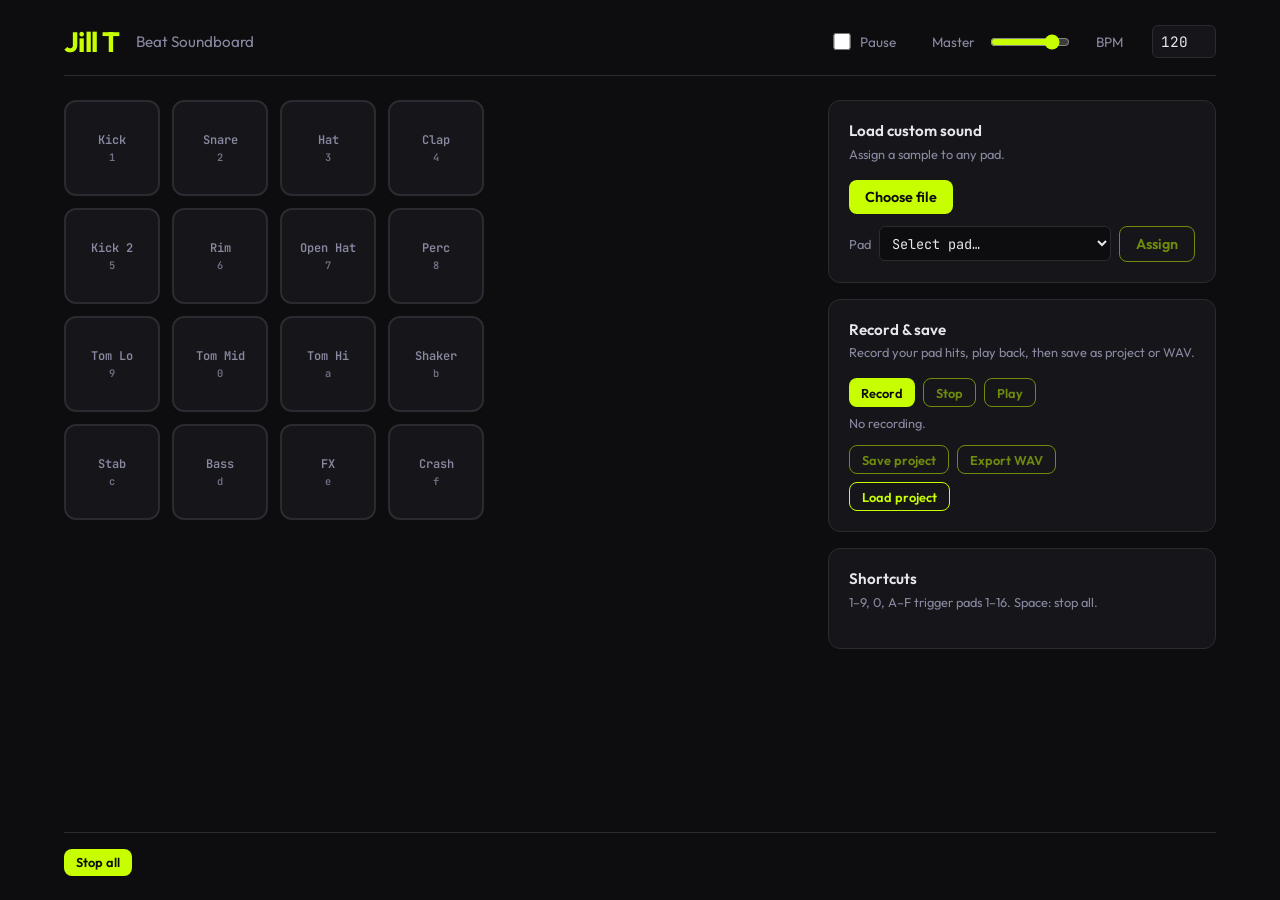
<file: index.html>
<!DOCTYPE html>
<html lang="en">
<head>
  <meta charset="UTF-8">
  <meta name="viewport" content="width=device-width, initial-scale=1.0">
  <title>Jill T — Beat Soundboard</title>
  <link rel="preconnect" href="https://fonts.googleapis.com">
  <link rel="preconnect" href="https://fonts.gstatic.com" crossorigin>
  <link href="https://fonts.googleapis.com/css2?family=JetBrains+Mono:wght@400;600&family=Outfit:wght@400;600;700&display=swap" rel="stylesheet">
  <link rel="stylesheet" href="styles.css">
</head>
<body>
  <div class="app">
    <header class="header">
      <h1>Jill T</h1>
      <span class="tagline">Beat Soundboard</span>
      <div class="controls">
        <label class="control control-toggle">
          <input type="checkbox" id="paused" aria-label="Pause sound">
          <span>Pause</span>
        </label>
        <label class="control">
          <span>Master</span>
          <input type="range" id="masterVol" min="0" max="100" value="85">
        </label>
        <label class="control">
          <span>BPM</span>
          <input type="number" id="bpm" min="60" max="180" value="120">
        </label>
      </div>
    </header>

    <main class="main">
      <section class="pad-grid" id="padGrid" role="group" aria-label="Sound pads">
        <!-- Pads 1–16 filled by JS -->
      </section>

      <aside class="sidebar">
        <div class="panel load-panel">
          <h2>Load custom sound</h2>
          <p>Assign a sample to any pad.</p>
          <input type="file" id="soundFile" accept="audio/*" hidden>
          <button type="button" id="pickFile" class="btn">Choose file</button>
          <span id="fileName" class="file-name"></span>
          <div class="assign-row">
            <label>Pad</label>
            <select id="assignPad">
              <option value="">Select pad…</option>
            </select>
            <button type="button" id="assignBtn" class="btn btn-ghost" disabled>Assign</button>
          </div>
        </div>
        <div class="panel record-panel">
          <h2>Record &amp; save</h2>
          <p>Record your pad hits, play back, then save as project or WAV.</p>
          <div class="record-actions">
            <button type="button" id="recordBtn" class="btn btn-small">Record</button>
            <button type="button" id="stopRecordBtn" class="btn btn-small btn-ghost" disabled>Stop</button>
            <button type="button" id="playRecordBtn" class="btn btn-small btn-ghost" disabled>Play</button>
          </div>
          <p id="recordStatus" class="record-status">No recording.</p>
          <div class="save-actions">
            <button type="button" id="saveProjectBtn" class="btn btn-small btn-ghost" disabled>Save project</button>
            <button type="button" id="exportWavBtn" class="btn btn-small btn-ghost" disabled>Export WAV</button>
          </div>
          <input type="file" id="loadProjectFile" accept=".json" hidden>
          <button type="button" id="loadProjectBtn" class="btn btn-small btn-ghost">Load project</button>
        </div>
        <div class="panel keys-panel">
          <h2>Shortcuts</h2>
          <p>1–9, 0, A–F trigger pads 1–16. Space: stop all.</p>
        </div>
      </aside>
    </main>

    <footer class="footer">
      <button type="button" id="stopAll" class="btn btn-small">Stop all</button>
    </footer>
  </div>
  <script src="app.js"></script>
</body>
</html>
</file>
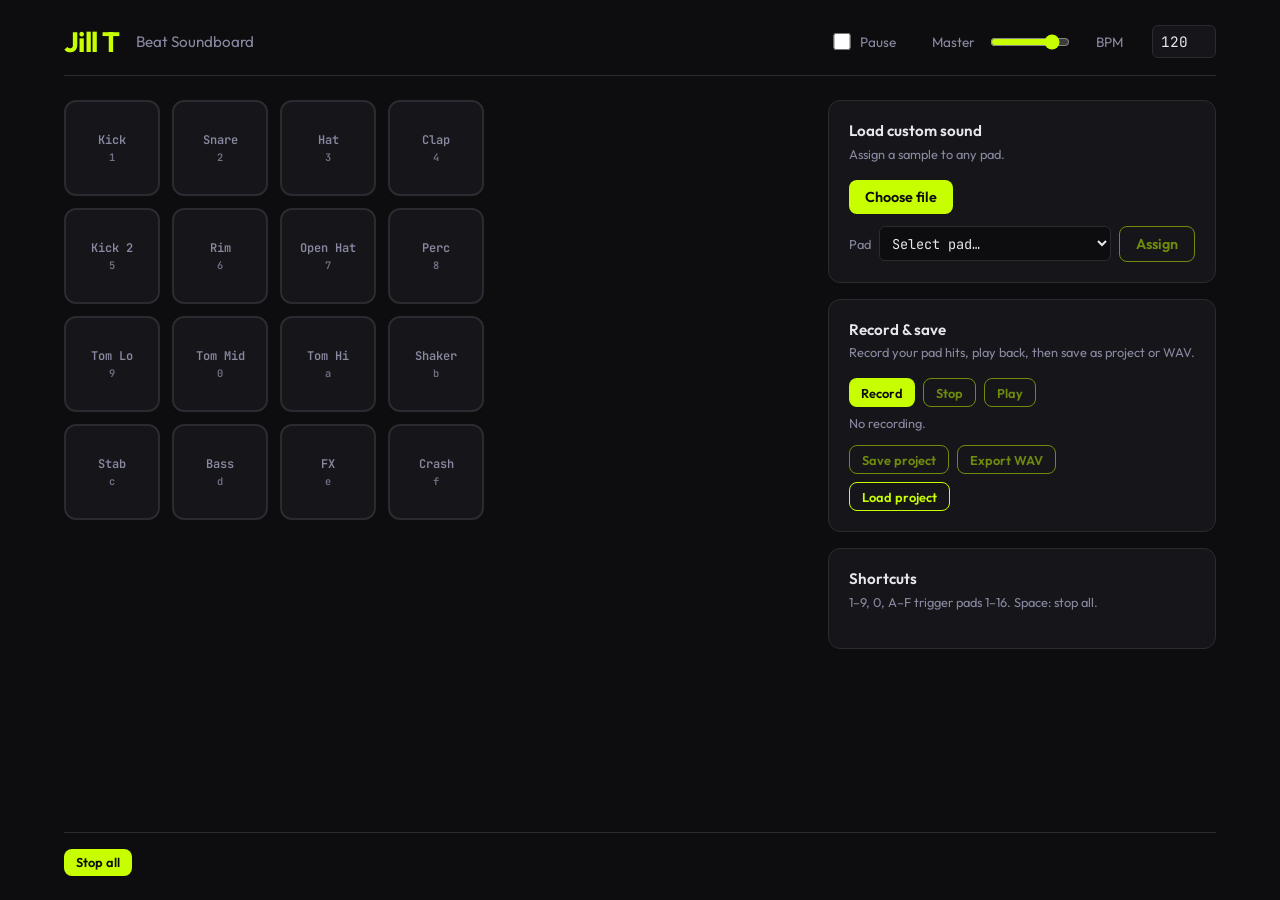
<file: JillT-Beat-Soundboard-ONE-FILE.html>
<!DOCTYPE html>
<html lang="en">
<head>
  <meta charset="UTF-8">
  <meta name="viewport" content="width=device-width, initial-scale=1.0">
  <title>Jill T — Beat Soundboard</title>
  <link rel="preconnect" href="https://fonts.googleapis.com">
  <link rel="preconnect" href="https://fonts.gstatic.com" crossorigin>
  <link href="https://fonts.googleapis.com/css2?family=JetBrains+Mono:wght@400;600&family=Outfit:wght@400;600;700&display=swap" rel="stylesheet">
  <style>
:root {
  --bg: #0d0d0f;
  --surface: #16161a;
  --surface-hover: #1e1e24;
  --border: #2a2a30;
  --accent: #c8ff00;
  --accent-dim: #9acc00;
  --text: #e8e8ec;
  --text-muted: #8888a0;
  --pad-size: clamp(72px, 12vw, 96px);
  --radius: 12px;
  --font-sans: "Outfit", system-ui, sans-serif;
  --font-mono: "JetBrains Mono", monospace;
}
*,*::before,*::after{box-sizing:border-box;}
body{margin:0;min-height:100vh;background:var(--bg);color:var(--text);font-family:var(--font-sans);-webkit-font-smoothing:antialiased;}
.app{min-height:100vh;display:flex;flex-direction:column;max-width:1200px;margin:0 auto;padding:1.5rem;}
.header{display:flex;align-items:center;gap:1rem;flex-wrap:wrap;margin-bottom:1.5rem;padding-bottom:1rem;border-bottom:1px solid var(--border);}
.header h1{margin:0;font-size:1.75rem;font-weight:700;letter-spacing:-0.02em;color:var(--accent);}
.tagline{color:var(--text-muted);font-size:0.95rem;}
.controls{margin-left:auto;display:flex;gap:1.5rem;align-items:center;}
.control{display:flex;align-items:center;gap:0.5rem;font-size:0.85rem;color:var(--text-muted);}
.control span{min-width:3rem;}
.control input[type="range"]{width:80px;accent-color:var(--accent);}
.control input[type="number"]{width:4rem;padding:0.35rem 0.5rem;background:var(--surface);border:1px solid var(--border);border-radius:6px;color:var(--text);font-family:var(--font-mono);font-size:0.9rem;}
.control-toggle{gap:0.4rem;}
.control-toggle input[type="checkbox"]{width:1.1rem;height:1.1rem;accent-color:var(--accent);cursor:pointer;}
.main{flex:1;display:grid;grid-template-columns:1fr auto;gap:2rem;align-items:start;}
@media (max-width:768px){.main{grid-template-columns:1fr;}}
.pad-grid{display:grid;grid-template-columns:repeat(4,var(--pad-size));grid-template-rows:repeat(4,var(--pad-size));gap:0.75rem;justify-content:start;}
.pad{width:var(--pad-size);height:var(--pad-size);border:none;border-radius:var(--radius);background:var(--surface);border:2px solid var(--border);cursor:pointer;font-family:var(--font-mono);font-size:0.75rem;font-weight:600;color:var(--text-muted);transition:transform 0.05s ease,background 0.1s ease,border-color 0.1s ease;display:flex;flex-direction:column;align-items:center;justify-content:center;gap:0.15rem;}
.pad:hover{background:var(--surface-hover);border-color:var(--accent-dim);color:var(--text);}
.pad:active,.pad.triggered{transform:scale(0.96);background:var(--accent);border-color:var(--accent);color:var(--bg);}
.pad.custom{border-style:dashed;color:var(--accent-dim);}
.pad .pad-key{font-size:0.65rem;opacity:0.8;}
.sidebar{display:flex;flex-direction:column;gap:1rem;min-width:260px;}
.panel{background:var(--surface);border:1px solid var(--border);border-radius:var(--radius);padding:1.25rem;}
.panel h2{margin:0 0 0.35rem;font-size:0.95rem;font-weight:600;color:var(--text);}
.panel p{margin:0 0 1rem;font-size:0.8rem;color:var(--text-muted);line-height:1.4;}
.load-panel .assign-row{display:flex;align-items:center;gap:0.5rem;margin-top:0.75rem;}
.load-panel label{font-size:0.8rem;color:var(--text-muted);}
.load-panel select{flex:1;padding:0.4rem 0.5rem;background:var(--bg);border:1px solid var(--border);border-radius:6px;color:var(--text);font-family:var(--font-mono);font-size:0.85rem;}
.file-name{display:block;font-size:0.8rem;color:var(--accent-dim);margin-top:0.35rem;word-break:break-all;}
.btn{display:inline-flex;align-items:center;justify-content:center;padding:0.5rem 1rem;background:var(--accent);color:var(--bg);border:none;border-radius:8px;font-family:var(--font-sans);font-weight:600;font-size:0.9rem;cursor:pointer;transition:background 0.15s ease,transform 0.1s ease;}
.btn:hover{background:var(--accent-dim);}
.btn:active{transform:scale(0.98);}
.btn-ghost{background:transparent;color:var(--accent);border:1px solid var(--accent);}
.btn-ghost:hover{background:rgba(200,255,0,0.1);}
.btn-ghost:disabled{opacity:0.5;cursor:not-allowed;}
.btn-small{padding:0.35rem 0.75rem;font-size:0.8rem;}
.record-panel .record-actions,.record-panel .save-actions{display:flex;flex-wrap:wrap;gap:0.5rem;margin-bottom:0.5rem;}
.record-status{margin:0 0 0.75rem !important;font-size:0.8rem;color:var(--text-muted);}
.record-status.recording{color:#ff6b6b;}
.record-status.has-recording{color:var(--accent-dim);}
.footer{margin-top:1.5rem;padding-top:1rem;border-top:1px solid var(--border);}
  </style>
</head>
<body>
  <div class="app">
    <header class="header">
      <h1>Jill T</h1>
      <span class="tagline">Beat Soundboard</span>
      <div class="controls">
        <label class="control control-toggle">
          <input type="checkbox" id="paused" aria-label="Pause sound">
          <span>Pause</span>
        </label>
        <label class="control">
          <span>Master</span>
          <input type="range" id="masterVol" min="0" max="100" value="85">
        </label>
        <label class="control">
          <span>BPM</span>
          <input type="number" id="bpm" min="60" max="180" value="120">
        </label>
      </div>
    </header>
    <main class="main">
      <section class="pad-grid" id="padGrid" role="group" aria-label="Sound pads"></section>
      <aside class="sidebar">
        <div class="panel load-panel">
          <h2>Load custom sound</h2>
          <p>Assign a sample to any pad.</p>
          <input type="file" id="soundFile" accept="audio/*" hidden>
          <button type="button" id="pickFile" class="btn">Choose file</button>
          <span id="fileName" class="file-name"></span>
          <div class="assign-row">
            <label>Pad</label>
            <select id="assignPad"><option value="">Select pad…</option></select>
            <button type="button" id="assignBtn" class="btn btn-ghost" disabled>Assign</button>
          </div>
        </div>
        <div class="panel record-panel">
          <h2>Record &amp; save</h2>
          <p>Record your pad hits, play back, then save as project or WAV.</p>
          <div class="record-actions">
            <button type="button" id="recordBtn" class="btn btn-small">Record</button>
            <button type="button" id="stopRecordBtn" class="btn btn-small btn-ghost" disabled>Stop</button>
            <button type="button" id="playRecordBtn" class="btn btn-small btn-ghost" disabled>Play</button>
          </div>
          <p id="recordStatus" class="record-status">No recording.</p>
          <div class="save-actions">
            <button type="button" id="saveProjectBtn" class="btn btn-small btn-ghost" disabled>Save project</button>
            <button type="button" id="exportWavBtn" class="btn btn-small btn-ghost" disabled>Export WAV</button>
          </div>
          <input type="file" id="loadProjectFile" accept=".json" hidden>
          <button type="button" id="loadProjectBtn" class="btn btn-small btn-ghost">Load project</button>
        </div>
        <div class="panel keys-panel">
          <h2>Shortcuts</h2>
          <p>1–9, 0, A–F trigger pads 1–16. Space: stop all.</p>
        </div>
      </aside>
    </main>
    <footer class="footer">
      <button type="button" id="stopAll" class="btn btn-small">Stop all</button>
    </footer>
  </div>
  <script>
(function () {
  'use strict';
  const PAD_COUNT = 16;
  const KEY_MAP = ['1', '2', '3', '4', '5', '6', '7', '8', '9', '0', 'a', 'b', 'c', 'd', 'e', 'f'];
  const DEFAULT_LABELS = ['Kick', 'Snare', 'Hat', 'Clap', 'Kick 2', 'Rim', 'Open Hat', 'Perc', 'Tom Lo', 'Tom Mid', 'Tom Hi', 'Shaker', 'Stab', 'Bass', 'FX', 'Crash'];
  let audioContext = null;
  let masterGain = null;
  let recordingPlaybackGain = null;
  const customBuffers = new Map();
  let selectedFileBuffer = null;
  let paused = false;
  let mutedByStopAll = false;
  let recording = false;
  let recordStartTime = 0;
  let recordedEvents = [];
  function getAudioContext() {
    if (!audioContext) {
      audioContext = new (window.AudioContext || window.webkitAudioContext)();
      masterGain = audioContext.createGain();
      masterGain.gain.value = 0.85;
      masterGain.connect(audioContext.destination);
      recordingPlaybackGain = audioContext.createGain();
      recordingPlaybackGain.gain.value = 1;
      recordingPlaybackGain.connect(masterGain);
    }
    return audioContext;
  }
  function getMasterGain() { getAudioContext(); return masterGain; }
  function getRecordingPlaybackGain() { getAudioContext(); return recordingPlaybackGain; }
  function getDestAndTime(options) {
    const ctx = (options && options.ctx) || getAudioContext();
    return { ctx, dest: options && options.dest != null ? options.dest : getMasterGain(), t: options && options.atTime != null ? options.atTime : ctx.currentTime };
  }
  function playKick(velocity, options) {
    const { ctx, dest, t } = getDestAndTime(options);
    const gainNode = ctx.createGain();
    gainNode.gain.value = (velocity || 1) * 0.7;
    gainNode.connect(dest);
    const osc = ctx.createOscillator();
    osc.type = 'sine';
    osc.frequency.setValueAtTime(150, t);
    osc.frequency.exponentialRampToValueAtTime(0.01, t + 0.25);
    osc.connect(gainNode);
    osc.start(t);
    osc.stop(t + 0.25);
    gainNode.gain.exponentialRampToValueAtTime(0.01, t + 0.25);
  }
  function playSnare(velocity, options) {
    const { ctx, dest, t } = getDestAndTime(options);
    const gainNode = ctx.createGain();
    gainNode.gain.value = (velocity || 1) * 0.5;
    gainNode.connect(dest);
    const noise = ctx.createBufferSource();
    const buffer = ctx.createBuffer(1, ctx.sampleRate * 0.2, ctx.sampleRate);
    const data = buffer.getChannelData(0);
    for (let i = 0; i < data.length; i++) data[i] = (Math.random() * 2 - 1) * 0.5;
    noise.buffer = buffer;
    noise.connect(gainNode);
    const osc = ctx.createOscillator();
    osc.type = 'triangle';
    osc.frequency.setValueAtTime(200, t);
    osc.frequency.exponentialRampToValueAtTime(0.01, t + 0.1);
    osc.connect(gainNode);
    gainNode.gain.setValueAtTime(1, t);
    gainNode.gain.exponentialRampToValueAtTime(0.01, t + 0.2);
    noise.start(t);
    noise.stop(t + 0.2);
    osc.start(t);
    osc.stop(t + 0.15);
  }
  function playHat(closed, velocity, options) {
    const { ctx, dest, t } = getDestAndTime(options);
    const gainNode = ctx.createGain();
    gainNode.gain.value = (velocity || 1) * (closed ? 0.25 : 0.2);
    gainNode.connect(dest);
    const len = closed ? 0.05 : 0.2;
    const buffer = ctx.createBuffer(1, ctx.sampleRate * len, ctx.sampleRate);
    const data = buffer.getChannelData(0);
    for (let i = 0; i < data.length; i++) data[i] = (Math.random() * 2 - 1) * (1 - i / data.length);
    const noise = ctx.createBufferSource();
    noise.buffer = buffer;
    const filter = ctx.createBiquadFilter();
    filter.type = 'highpass';
    filter.frequency.value = 8000;
    noise.connect(filter);
    filter.connect(gainNode);
    gainNode.gain.exponentialRampToValueAtTime(0.01, t + len);
    noise.start(t);
    noise.stop(t + buffer.duration);
  }
  function playClap(velocity, options) {
    const { ctx, dest, t } = getDestAndTime(options);
    const gainNode = ctx.createGain();
    gainNode.gain.value = (velocity || 1) * 0.4;
    gainNode.connect(dest);
    for (let i = 0; i < 3; i++) {
      const noise = ctx.createBufferSource();
      const buffer = ctx.createBuffer(1, ctx.sampleRate * 0.08, ctx.sampleRate);
      const data = buffer.getChannelData(0);
      for (let j = 0; j < data.length; j++) data[j] = (Math.random() * 2 - 1);
      noise.buffer = buffer;
      noise.connect(gainNode);
      const start = t + i * 0.03;
      gainNode.gain.setValueAtTime(0.5, start);
      noise.start(start);
      noise.stop(start + 0.08);
    }
    gainNode.gain.exponentialRampToValueAtTime(0.01, t + 0.15);
  }
  function playTom(freq, velocity, options) {
    const { ctx, dest, t } = getDestAndTime(options);
    const gainNode = ctx.createGain();
    gainNode.gain.value = (velocity || 1) * 0.5;
    gainNode.connect(dest);
    const osc = ctx.createOscillator();
    osc.type = 'sine';
    osc.frequency.setValueAtTime(freq, t);
    osc.frequency.exponentialRampToValueAtTime(0.01, t + 0.2);
    osc.connect(gainNode);
    gainNode.gain.exponentialRampToValueAtTime(0.01, t + 0.2);
    osc.start(t);
    osc.stop(t + 0.2);
  }
  function playRim(velocity, options) {
    const { ctx, dest, t } = getDestAndTime(options);
    const gainNode = ctx.createGain();
    gainNode.gain.value = (velocity || 1) * 0.4;
    gainNode.connect(dest);
    const osc = ctx.createOscillator();
    osc.type = 'sine';
    osc.frequency.setValueAtTime(800, t);
    osc.frequency.exponentialRampToValueAtTime(0.01, t + 0.05);
    osc.connect(gainNode);
    gainNode.gain.exponentialRampToValueAtTime(0.01, t + 0.05);
    osc.start(t);
    osc.stop(t + 0.06);
  }
  function playStab(velocity, options) {
    const { ctx, dest, t } = getDestAndTime(options);
    const gainNode = ctx.createGain();
    gainNode.gain.value = (velocity || 1) * 0.3;
    gainNode.connect(dest);
    const osc = ctx.createOscillator();
    osc.type = 'square';
    osc.frequency.setValueAtTime(330, t);
    osc.connect(gainNode);
    gainNode.gain.setValueAtTime(1, t);
    gainNode.gain.exponentialRampToValueAtTime(0.01, t + 0.15);
    osc.start(t);
    osc.stop(t + 0.15);
  }
  function playBass(velocity, options) {
    const { ctx, dest, t } = getDestAndTime(options);
    const gainNode = ctx.createGain();
    gainNode.gain.value = (velocity || 1) * 0.5;
    gainNode.connect(dest);
    const osc = ctx.createOscillator();
    osc.type = 'sine';
    osc.frequency.setValueAtTime(55, t);
    osc.frequency.exponentialRampToValueAtTime(0.01, t + 0.3);
    osc.connect(gainNode);
    gainNode.gain.exponentialRampToValueAtTime(0.01, t + 0.3);
    osc.start(t);
    osc.stop(t + 0.3);
  }
  const defaultPlayers = [
    (v, opt) => playKick(v || 1, opt),
    (v, opt) => playSnare(v || 1, opt),
    (v, opt) => playHat(true, v || 1, opt),
    (v, opt) => playClap(v || 1, opt),
    (v, opt) => playKick(0.9, opt),
    (v, opt) => playRim(v || 1, opt),
    (v, opt) => playHat(false, 0.9, opt),
    (v, opt) => playRim(0.7, opt),
    (v, opt) => playTom(80, v || 1, opt),
    (v, opt) => playTom(120, v || 1, opt),
    (v, opt) => playTom(180, v || 1, opt),
    (v, opt) => playHat(true, 0.6, opt),
    (v, opt) => playStab(v || 1, opt),
    (v, opt) => playBass(v || 1, opt),
    (v, opt) => playSnare(0.5, opt),
    (v, opt) => playHat(false, 0.7, opt)
  ];
  function triggerPad(index, options) {
    if (index < 0 || index >= PAD_COUNT) return;
    const isScheduled = options && (options.atTime != null || options.dest != null);
    if (!isScheduled) {
      const padEl = document.querySelector('[data-pad-index="' + index + '"]');
      if (padEl) { padEl.classList.add('triggered'); setTimeout(function () { padEl.classList.remove('triggered'); }, 80); }
      if (recording) { recordedEvents.push({ t: (performance.now() - recordStartTime) / 1000, pad: index }); }
      if (paused) return;
      if (mutedByStopAll && masterGain) {
        mutedByStopAll = false;
        var vol = document.getElementById('masterVol');
        masterGain.gain.setValueAtTime(paused ? 0 : (Number(vol ? vol.value : 85) / 100), (audioContext || getAudioContext()).currentTime);
      }
    }
    const ctx = (options && options.ctx) || getAudioContext();
    if (ctx.state === 'suspended' && ctx.resume) ctx.resume();
    if (customBuffers.has(index)) {
      const src = ctx.createBufferSource();
      src.buffer = customBuffers.get(index);
      const dest = (options && options.dest) || getMasterGain();
      const t = (options && options.atTime != null) ? options.atTime : ctx.currentTime;
      src.connect(dest);
      src.start(t, 0);
    } else {
      const fn = defaultPlayers[index];
      if (fn) fn(1, options);
    }
  }
  function stopAll() {
    const g = getMasterGain();
    if (!g) return;
    g.gain.setValueAtTime(0, (audioContext || getAudioContext()).currentTime);
    mutedByStopAll = true;
    if (recordingPlaybackGain) recordingPlaybackGain.gain.setValueAtTime(0, (audioContext || getAudioContext()).currentTime);
  }
  function buildPadGrid() {
    const grid = document.getElementById('padGrid');
    grid.innerHTML = '';
    for (let i = 0; i < PAD_COUNT; i++) {
      const pad = document.createElement('button');
      pad.type = 'button';
      pad.className = 'pad' + (customBuffers.has(i) ? ' custom' : '');
      pad.dataset.padIndex = i;
      pad.setAttribute('aria-label', 'Pad ' + (i + 1) + ': ' + DEFAULT_LABELS[i]);
      pad.innerHTML = '<span class="pad-label">' + DEFAULT_LABELS[i] + '</span><span class="pad-key">' + KEY_MAP[i] + '</span>';
      pad.addEventListener('click', function () { triggerPad(i); });
      grid.appendChild(pad);
    }
  }
  function refreshAssignSelect() {
    const select = document.getElementById('assignPad');
    select.innerHTML = '<option value="">Select pad…</option>';
    for (let i = 0; i < PAD_COUNT; i++) {
      const opt = document.createElement('option');
      opt.value = i;
      opt.textContent = 'Pad ' + (i + 1) + ' — ' + DEFAULT_LABELS[i];
      select.appendChild(opt);
    }
  }
  function updatePadCustomState(index, hasCustom) {
    const pad = document.querySelector('[data-pad-index="' + index + '"]');
    if (pad) pad.classList.toggle('custom', !!hasCustom);
  }
  document.getElementById('paused').addEventListener('change', function () {
    paused = this.checked;
    const g = getMasterGain();
    const vol = document.getElementById('masterVol');
    if (g) g.gain.value = paused ? 0 : (Number(vol ? vol.value : 85) / 100);
  });
  document.getElementById('masterVol').addEventListener('input', function () {
    const g = getMasterGain();
    if (g && !paused) g.gain.value = this.value / 100;
  });
  document.getElementById('bpm').addEventListener('change', function () {
    const bpm = Math.max(60, Math.min(180, Number(this.value) || 120));
    this.value = bpm;
  });
  document.getElementById('stopAll').addEventListener('click', stopAll);
  function updateRecordUI() {
    const status = document.getElementById('recordStatus');
    const playBtn = document.getElementById('playRecordBtn');
    const saveProjectBtn = document.getElementById('saveProjectBtn');
    const exportWavBtn = document.getElementById('exportWavBtn');
    status.textContent = recording ? 'Recording…' : (recordedEvents.length ? recordedEvents.length + ' hits recorded' : 'No recording.');
    status.className = 'record-status' + (recording ? ' recording' : (recordedEvents.length ? ' has-recording' : ''));
    playBtn.disabled = !recordedEvents.length;
    saveProjectBtn.disabled = !recordedEvents.length;
    exportWavBtn.disabled = !recordedEvents.length;
  }
  document.getElementById('recordBtn').addEventListener('click', function () {
    recording = true;
    recordStartTime = performance.now();
    recordedEvents = [];
    document.getElementById('stopRecordBtn').disabled = false;
    document.getElementById('recordBtn').disabled = true;
    updateRecordUI();
  });
  document.getElementById('stopRecordBtn').addEventListener('click', function () {
    recording = false;
    document.getElementById('stopRecordBtn').disabled = true;
    document.getElementById('recordBtn').disabled = false;
    updateRecordUI();
  });
  document.getElementById('playRecordBtn').addEventListener('click', function () {
    if (!recordedEvents.length) return;
    getAudioContext();
    if (audioContext.state === 'suspended') audioContext.resume();
    if (mutedByStopAll && masterGain) {
      mutedByStopAll = false;
      var volEl = document.getElementById('masterVol');
      masterGain.gain.setValueAtTime(paused ? 0 : (Number(volEl ? volEl.value : 85) / 100), audioContext.currentTime);
    }
    if (recordingPlaybackGain) recordingPlaybackGain.gain.setValueAtTime(1, audioContext.currentTime);
    var start = audioContext.currentTime;
    recordedEvents.forEach(function (ev) { triggerPad(ev.pad, { atTime: start + ev.t, dest: getRecordingPlaybackGain() }); });
  });
  function downloadBlob(blob, filename) {
    const a = document.createElement('a');
    a.href = URL.createObjectURL(blob);
    a.download = filename;
    a.click();
    URL.revokeObjectURL(a.href);
  }
  document.getElementById('saveProjectBtn').addEventListener('click', function () {
    if (!recordedEvents.length) return;
    const bpm = parseInt(document.getElementById('bpm').value, 10) || 120;
    const project = { version: 1, bpm: bpm, events: recordedEvents };
    const blob = new Blob([JSON.stringify(project)], { type: 'application/json' });
    downloadBlob(blob, 'jillt-beat-' + new Date().toISOString().slice(0, 19).replace(/:/g, '-') + '.json');
  });
  document.getElementById('loadProjectBtn').addEventListener('click', function () { document.getElementById('loadProjectFile').click(); });
  document.getElementById('loadProjectFile').addEventListener('change', function () {
    const file = this.files && this.files[0];
    if (!file) return;
    const reader = new FileReader();
    reader.onload = function () {
      try {
        const project = JSON.parse(reader.result);
        if (Array.isArray(project.events)) {
          recordedEvents = project.events;
          if (typeof project.bpm === 'number') document.getElementById('bpm').value = project.bpm;
          updateRecordUI();
        }
      } catch (e) { document.getElementById('recordStatus').textContent = 'Invalid project file.'; }
    };
    reader.readAsText(file);
    this.value = '';
  });
  document.getElementById('exportWavBtn').addEventListener('click', function () {
    if (!recordedEvents.length) return;
    const ctx = getAudioContext();
    const maxT = recordedEvents.length ? Math.max.apply(null, recordedEvents.map(function (e) { return e.t; })) : 0;
    const duration = Math.max(1, maxT + 3);
    const sampleRate = ctx.sampleRate;
    const offlineCtx = new (window.OfflineAudioContext || window.webkitOfflineAudioContext)(1, Math.ceil(duration * sampleRate), sampleRate);
    const gain = offlineCtx.createGain();
    gain.gain.value = 1;
    gain.connect(offlineCtx.destination);
    recordedEvents.forEach(function (ev) { triggerPad(ev.pad, { ctx: offlineCtx, dest: gain, atTime: ev.t }); });
    offlineCtx.startRendering().then(function (buffer) {
      const numChannels = buffer.numberOfChannels;
      const sr = buffer.sampleRate;
      const bitDepth = 16;
      const blockAlign = numChannels * (bitDepth / 8);
      const dataLen = buffer.length * blockAlign;
      const arrayBuffer = new ArrayBuffer(44 + dataLen);
      const view = new DataView(arrayBuffer);
      function writeStr(offset, str) { for (let i = 0; i < str.length; i++) view.setUint8(offset + i, str.charCodeAt(i)); }
      writeStr(0, 'RIFF');
      view.setUint32(4, 36 + dataLen, true);
      writeStr(8, 'WAVE');
      writeStr(12, 'fmt ');
      view.setUint32(16, 16, true);
      view.setUint16(20, 1, true);
      view.setUint16(22, numChannels, true);
      view.setUint32(24, sr, true);
      view.setUint32(28, sr * blockAlign, true);
      view.setUint16(32, blockAlign, true);
      view.setUint16(34, bitDepth, true);
      writeStr(36, 'data');
      view.setUint32(40, dataLen, true);
      const channels = [];
      for (let c = 0; c < numChannels; c++) channels.push(buffer.getChannelData(c));
      let offset = 44;
      for (let i = 0; i < buffer.length; i++) {
        for (let c = 0; c < numChannels; c++) {
          const s = Math.max(-1, Math.min(1, channels[c][i]));
          view.setInt16(offset, s < 0 ? s * 0x8000 : s * 0x7FFF, true);
          offset += 2;
        }
      }
      downloadBlob(new Blob([arrayBuffer], { type: 'audio/wav' }), 'jillt-beat-' + new Date().toISOString().slice(0, 19).replace(/:/g, '-') + '.wav');
    });
  });
  document.addEventListener('keydown', function (e) {
    if (e.target.closest('input, select, textarea')) return;
    if (e.code === 'Space') { e.preventDefault(); stopAll(); return; }
    const idx = KEY_MAP.indexOf(e.key.toLowerCase());
    if (idx !== -1) { e.preventDefault(); triggerPad(idx); }
  });
  document.getElementById('pickFile').addEventListener('click', function () { document.getElementById('soundFile').click(); });
  document.getElementById('soundFile').addEventListener('change', function () {
    const file = this.files && this.files[0];
    if (!file) return;
    document.getElementById('fileName').textContent = file.name;
    const ctx = getAudioContext();
    const reader = new FileReader();
    reader.onload = function () {
      ctx.decodeAudioData(reader.result).then(function (buffer) {
        selectedFileBuffer = buffer;
        document.getElementById('assignBtn').disabled = false;
      }).catch(function () {
        document.getElementById('fileName').textContent = 'Could not decode audio';
        selectedFileBuffer = null;
        document.getElementById('assignBtn').disabled = true;
      });
    };
    reader.readAsArrayBuffer(file);
  });
  document.getElementById('assignBtn').addEventListener('click', function () {
    const padIndex = parseInt(document.getElementById('assignPad').value, 10);
    if (isNaN(padIndex) || !selectedFileBuffer) return;
    customBuffers.set(padIndex, selectedFileBuffer);
    updatePadCustomState(padIndex, true);
    document.getElementById('assignBtn').disabled = true;
    selectedFileBuffer = null;
    document.getElementById('fileName').textContent = 'Assigned. Load another to assign.';
    document.getElementById('soundFile').value = '';
  });
  buildPadGrid();
  refreshAssignSelect();
})();
  </script>
</body>
</html>
</file>
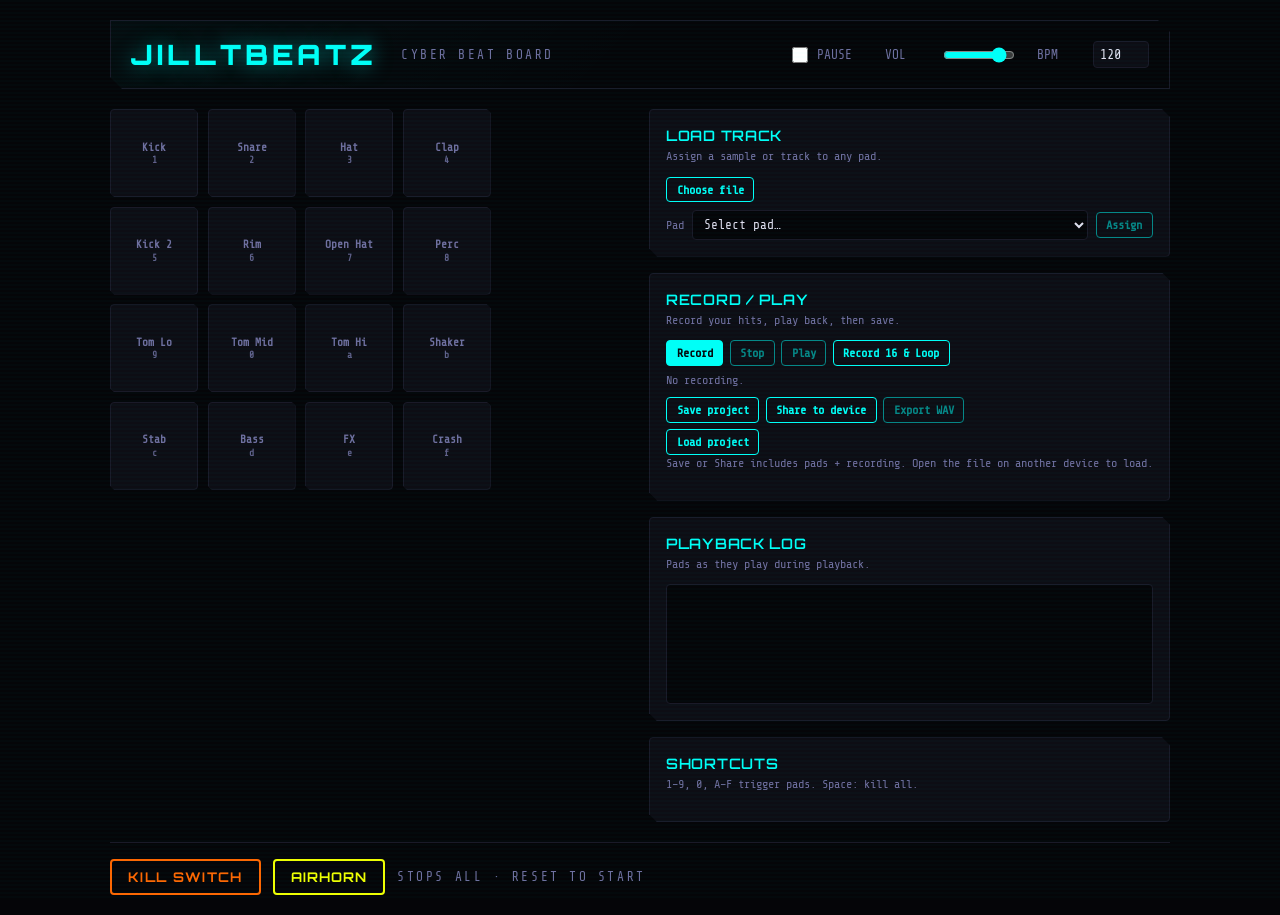
<file: jillTbeatz.html>
<!DOCTYPE html>
<html lang="en">
<head>
  <meta charset="UTF-8">
  <meta name="viewport" content="width=device-width, initial-scale=1.0, viewport-fit=cover">
  <meta name="theme-color" content="#050508">
  <meta name="apple-mobile-web-app-capable" content="yes">
  <meta name="apple-mobile-web-app-status-bar-style" content="black-translucent">
  <title>jillTbeatz — Cyber Beat Board</title>
  <link rel="manifest" href="manifest.json">
  <link rel="preconnect" href="https://fonts.googleapis.com">
  <link rel="preconnect" href="https://fonts.gstatic.com" crossorigin>
  <link href="https://fonts.googleapis.com/css2?family=Orbitron:wght@400;600;700;900&family=Share+Tech+Mono&display=swap" rel="stylesheet">
  <style>
    :root {
      --bg: #050508;
      --bg-grid: #0a0a10;
      --surface: #0d0d14;
      --surface-hover: #12121c;
      --border: #1a1a28;
      --neon-cyan: #00fff7;
      --neon-magenta: #ff00aa;
      --neon-green: #39ff14;
      --neon-orange: #ff6600;
      --neon-yellow: #f0ff00;
      --text: #e0e0f0;
      --text-dim: #7070a0;
      --pad-size: clamp(64px, 10vw, 88px);
      --radius: 4px;
      --font-display: "Orbitron", sans-serif;
      --font-mono: "Share Tech Mono", monospace;
    }
    *, *::before, *::after { box-sizing: border-box; }
    body {
      margin: 0;
      min-height: 100vh;
      background: var(--bg);
      color: var(--text);
      font-family: var(--font-mono);
      -webkit-font-smoothing: antialiased;
      overflow-x: hidden;
    }
    body::before {
      content: "";
      position: fixed;
      inset: 0;
      background: repeating-linear-gradient(
        0deg,
        transparent,
        transparent 2px,
        rgba(0, 255, 247, 0.02) 2px,
        rgba(0, 255, 247, 0.02) 4px
      );
      pointer-events: none;
      z-index: 1000;
    }
    .app {
      min-height: 100vh;
      display: flex;
      flex-direction: column;
      max-width: 1100px;
      margin: 0 auto;
      padding: 1.25rem;
      position: relative;
    }
    .header {
      display: flex;
      align-items: center;
      gap: 1.5rem;
      flex-wrap: wrap;
      margin-bottom: 1.25rem;
      padding: 1rem 1.25rem;
      border: 1px solid var(--border);
      background: linear-gradient(135deg, rgba(0, 255, 247, 0.03) 0%, transparent 50%);
      clip-path: polygon(0 0, calc(100% - 12px) 0, 100% 12px, 100% 100%, 12px 100%, 0 calc(100% - 12px));
    }
    .logo {
      font-family: var(--font-display);
      font-size: 1.75rem;
      font-weight: 900;
      letter-spacing: 0.15em;
      color: var(--neon-cyan);
      text-shadow: 0 0 20px rgba(0, 255, 247, 0.5);
      margin: 0;
    }
    .tagline {
      color: var(--text-dim);
      font-size: 0.8rem;
      letter-spacing: 0.2em;
      text-transform: uppercase;
    }
    .controls {
      margin-left: auto;
      display: flex;
      gap: 1.25rem;
      align-items: center;
      flex-wrap: wrap;
    }
    .control {
      display: flex;
      align-items: center;
      gap: 0.5rem;
      font-size: 0.8rem;
      color: var(--text-dim);
    }
    .control span { min-width: 3rem; }
    .control input[type="range"] {
      width: 72px;
      accent-color: var(--neon-cyan);
    }
    .control input[type="number"] {
      width: 3.5rem;
      padding: 0.3rem 0.4rem;
      background: var(--surface);
      border: 1px solid var(--border);
      border-radius: var(--radius);
      color: var(--text);
      font-family: var(--font-mono);
      font-size: 0.85rem;
    }
    .control-toggle { gap: 0.35rem; }
    .control-toggle input[type="checkbox"] {
      width: 1rem;
      height: 1rem;
      accent-color: var(--neon-magenta);
      cursor: pointer;
    }
    .main {
      flex: 1;
      display: grid;
      grid-template-columns: 1fr auto;
      gap: 1.5rem;
      align-items: start;
    }
    @media (max-width: 768px) { .main { grid-template-columns: 1fr; } }
    .pad-grid {
      display: grid;
      grid-template-columns: repeat(4, var(--pad-size));
      grid-template-rows: repeat(4, var(--pad-size));
      gap: 0.6rem;
      justify-content: start;
    }
    .pad {
      width: var(--pad-size);
      height: var(--pad-size);
      border: 1px solid var(--border);
      border-radius: var(--radius);
      background: var(--surface);
      cursor: pointer;
      font-family: var(--font-mono);
      font-size: 0.7rem;
      font-weight: 600;
      color: var(--text-dim);
      transition: all 0.1s ease;
      display: flex;
      flex-direction: column;
      align-items: center;
      justify-content: center;
      gap: 0.1rem;
      clip-path: polygon(0 0, calc(100% - 4px) 0, 100% 4px, 100% 100%, 4px 100%, 0 calc(100% - 4px));
    }
    .pad:hover {
      background: var(--surface-hover);
      border-color: var(--neon-cyan);
      color: var(--text);
      box-shadow: 0 0 12px rgba(0, 255, 247, 0.2);
    }
    .pad:active,
    .pad.triggered {
      background: var(--neon-cyan);
      border-color: var(--neon-cyan);
      color: var(--bg);
      box-shadow: 0 0 20px rgba(0, 255, 247, 0.6);
    }
    .pad.playing {
      border-color: var(--neon-green);
      box-shadow: 0 0 14px rgba(57, 255, 20, 0.4);
      color: var(--neon-green);
    }
    .pad.custom {
      border-style: dashed;
      color: var(--neon-magenta);
    }
    .pad .pad-key {
      font-size: 0.6rem;
      opacity: 0.85;
    }
    .sidebar {
      display: flex;
      flex-direction: column;
      gap: 1rem;
      min-width: 240px;
    }
    .panel {
      background: var(--surface);
      border: 1px solid var(--border);
      border-radius: var(--radius);
      padding: 1rem;
      clip-path: polygon(0 0, calc(100% - 8px) 0, 100% 8px, 100% 100%, 8px 100%, 0 calc(100% - 8px));
    }
    .panel h2 {
      margin: 0 0 0.25rem;
      font-size: 0.9rem;
      font-weight: 600;
      font-family: var(--font-display);
      color: var(--neon-cyan);
      letter-spacing: 0.05em;
    }
    .panel p {
      margin: 0 0 0.75rem;
      font-size: 0.75rem;
      color: var(--text-dim);
      line-height: 1.4;
    }
    .load-panel .assign-row {
      display: flex;
      align-items: center;
      gap: 0.5rem;
      margin-top: 0.5rem;
    }
    .load-panel label { font-size: 0.75rem; color: var(--text-dim); }
    .load-panel select {
      flex: 1;
      padding: 0.35rem 0.45rem;
      background: var(--bg);
      border: 1px solid var(--border);
      border-radius: var(--radius);
      color: var(--text);
      font-family: var(--font-mono);
      font-size: 0.8rem;
    }
    .file-name {
      display: block;
      font-size: 0.75rem;
      color: var(--neon-magenta);
      margin-top: 0.25rem;
      word-break: break-all;
    }
    .btn {
      display: inline-flex;
      align-items: center;
      justify-content: center;
      padding: 0.45rem 0.9rem;
      background: transparent;
      color: var(--neon-cyan);
      border: 1px solid var(--neon-cyan);
      border-radius: var(--radius);
      font-family: var(--font-mono);
      font-weight: 600;
      font-size: 0.85rem;
      cursor: pointer;
      transition: all 0.15s ease;
    }
    .btn:hover {
      background: rgba(0, 255, 247, 0.15);
      box-shadow: 0 0 12px rgba(0, 255, 247, 0.3);
    }
    .btn:active { transform: scale(0.98); }
    .btn-primary {
      background: var(--neon-cyan);
      color: var(--bg);
    }
    .btn-primary:hover {
      background: var(--neon-cyan);
      box-shadow: 0 0 20px rgba(0, 255, 247, 0.5);
    }
    .btn-danger {
      border-color: var(--neon-orange);
      color: var(--neon-orange);
    }
    .btn-danger:hover {
      background: rgba(255, 102, 0, 0.15);
      box-shadow: 0 0 12px rgba(255, 102, 0, 0.3);
    }
    .btn:disabled {
      opacity: 0.5;
      cursor: not-allowed;
      box-shadow: none;
    }
    .btn-small { padding: 0.3rem 0.6rem; font-size: 0.75rem; }
    .record-panel .record-actions,
    .record-panel .save-actions {
      display: flex;
      flex-wrap: wrap;
      gap: 0.4rem;
      margin-bottom: 0.4rem;
    }
    .record-status {
      margin: 0 0 0.5rem !important;
      font-size: 0.75rem;
      color: var(--text-dim);
    }
    .record-status.recording { color: var(--neon-orange); }
    .record-status.has-recording { color: var(--neon-green); }
    .panel-hint { margin: 0.5rem 0 0; font-size: 0.7rem; color: var(--text-dim); line-height: 1.3; }
    .playback-log-panel .playback-log {
      min-height: 120px;
      max-height: 180px;
      overflow-y: auto;
      background: var(--bg);
      border: 1px solid var(--border);
      border-radius: var(--radius);
      padding: 0.5rem;
      font-family: var(--font-mono);
      font-size: 0.75rem;
      color: var(--neon-cyan);
    }
    .playback-log .log-line {
      padding: 0.15rem 0;
      border-bottom: 1px solid rgba(0, 255, 247, 0.1);
    }
    .playback-log .log-line:last-child { border-bottom: none; }
    .footer {
      margin-top: 1.25rem;
      padding-top: 1rem;
      border-top: 1px solid var(--border);
      display: flex;
      gap: 0.75rem;
      flex-wrap: wrap;
      align-items: center;
    }
    .kill-btn {
      font-family: var(--font-display);
      letter-spacing: 0.1em;
      padding: 0.5rem 1rem;
      background: transparent;
      color: var(--neon-orange);
      border: 2px solid var(--neon-orange);
      border-radius: var(--radius);
      font-weight: 700;
      cursor: pointer;
      transition: all 0.15s ease;
    }
    .kill-btn:hover {
      background: rgba(255, 102, 0, 0.2);
      box-shadow: 0 0 20px rgba(255, 102, 0, 0.4);
    }
    .airhorn-btn {
      font-family: var(--font-display);
      letter-spacing: 0.08em;
      padding: 0.5rem 1rem;
      background: transparent;
      color: var(--neon-yellow);
      border: 2px solid var(--neon-yellow);
      border-radius: var(--radius);
      font-weight: 700;
      cursor: pointer;
      transition: all 0.15s ease;
    }
    .airhorn-btn:hover {
      background: rgba(240, 255, 0, 0.2);
      box-shadow: 0 0 20px rgba(240, 255, 0, 0.4);
    }
  </style>
</head>
<body>
  <div class="app">
    <header class="header">
      <h1 class="logo">JILLTBEATZ</h1>
      <span class="tagline">Cyber Beat Board</span>
      <div class="controls">
        <label class="control control-toggle">
          <input type="checkbox" id="paused" aria-label="Pause all">
          <span>PAUSE</span>
        </label>
        <label class="control">
          <span>VOL</span>
          <input type="range" id="masterVol" min="0" max="100" value="85">
        </label>
        <label class="control">
          <span>BPM</span>
          <input type="number" id="bpm" min="60" max="180" value="120">
        </label>
      </div>
    </header>
    <main class="main">
      <section class="pad-grid" id="padGrid" role="group" aria-label="Sound pads"></section>
      <aside class="sidebar">
        <div class="panel load-panel">
          <h2>LOAD TRACK</h2>
          <p>Assign a sample or track to any pad.</p>
          <input type="file" id="soundFile" accept="audio/*" hidden>
          <button type="button" id="pickFile" class="btn btn-small">Choose file</button>
          <span id="fileName" class="file-name"></span>
          <div class="assign-row">
            <label>Pad</label>
            <select id="assignPad"><option value="">Select pad…</option></select>
            <button type="button" id="assignBtn" class="btn btn-small" disabled>Assign</button>
          </div>
        </div>
        <div class="panel record-panel">
          <h2>RECORD / PLAY</h2>
          <p>Record your hits, play back, then save.</p>
          <div class="record-actions">
            <button type="button" id="recordBtn" class="btn btn-small btn-primary">Record</button>
            <button type="button" id="stopRecordBtn" class="btn btn-small" disabled>Stop</button>
            <button type="button" id="playRecordBtn" class="btn btn-small" disabled>Play</button>
            <button type="button" id="record16LoopBtn" class="btn btn-small">Record 16 &amp; Loop</button>
          </div>
          <p id="recordStatus" class="record-status">No recording.</p>
          <div class="save-actions">
            <button type="button" id="saveProjectBtn" class="btn btn-small">Save project</button>
            <button type="button" id="shareProjectBtn" class="btn btn-small">Share to device</button>
            <button type="button" id="exportWavBtn" class="btn btn-small" disabled>Export WAV</button>
          </div>
          <input type="file" id="loadProjectFile" accept=".json,application/json" hidden>
          <button type="button" id="loadProjectBtn" class="btn btn-small">Load project</button>
          <p class="panel-hint">Save or Share includes pads + recording. Open the file on another device to load.</p>
        </div>
        <div class="panel playback-log-panel">
          <h2>PLAYBACK LOG</h2>
          <p>Pads as they play during playback.</p>
          <div id="playbackLog" class="playback-log" aria-live="polite"></div>
        </div>
        <div class="panel keys-panel">
          <h2>SHORTCUTS</h2>
          <p>1–9, 0, A–F trigger pads. Space: kill all.</p>
        </div>
      </aside>
    </main>
    <footer class="footer">
      <button type="button" id="killSwitch" class="kill-btn">KILL SWITCH</button>
      <button type="button" id="airhornBtn" class="airhorn-btn">AIRHORN</button>
      <span class="tagline">Stops all · Reset to start</span>
    </footer>
  </div>
  <script>
(function () {
  'use strict';
  const PAD_COUNT = 16;
  const KEY_MAP = ['1', '2', '3', '4', '5', '6', '7', '8', '9', '0', 'a', 'b', 'c', 'd', 'e', 'f'];
  const DEFAULT_LABELS = [
    'Kick', 'Snare', 'Hat', 'Clap',
    'Kick 2', 'Rim', 'Open Hat', 'Perc',
    'Tom Lo', 'Tom Mid', 'Tom Hi', 'Shaker',
    'Stab', 'Bass', 'FX', 'Crash'
  ];
  let audioContext = null;
  let masterGain = null;
  let recordingPlaybackGain = null;
  const customBuffers = new Map();
  let selectedFileBuffer = null;
  const activeTrackSources = new Map();
  let paused = false;
  let mutedByStopAll = false;
  let recording = false;
  let recordStartTime = 0;
  let recordedEvents = [];
  let record16TimeoutId = null;
  let loopIntervalId = null;
  let recording16 = false;

  function getAudioContext() {
    if (!audioContext) {
      audioContext = new (window.AudioContext || window.webkitAudioContext)();
      masterGain = audioContext.createGain();
      masterGain.gain.value = 0.85;
      masterGain.connect(audioContext.destination);
      recordingPlaybackGain = audioContext.createGain();
      recordingPlaybackGain.gain.value = 1;
      recordingPlaybackGain.connect(masterGain);
    }
    return audioContext;
  }
  function getMasterGain() { getAudioContext(); return masterGain; }
  function getRecordingPlaybackGain() { getAudioContext(); return recordingPlaybackGain; }
  function getDestAndTime(options) {
    const ctx = (options && options.ctx) || getAudioContext();
    return {
      ctx,
      dest: options && options.dest != null ? options.dest : getMasterGain(),
      t: options && options.atTime != null ? options.atTime : ctx.currentTime
    };
  }

  function playAirhorn() {
    if (paused) return;
    var ctx = getAudioContext();
    if (ctx.state === 'suspended' && ctx.resume) ctx.resume();
    if (mutedByStopAll && masterGain) {
      mutedByStopAll = false;
      var vol = document.getElementById('masterVol');
      masterGain.gain.setValueAtTime(vol ? Number(vol.value) / 100 : 0.85, ctx.currentTime);
    }
    var t = ctx.currentTime;
    var dest = getMasterGain();
    var duration = 1.1;
    var gainNode = ctx.createGain();
    gainNode.gain.setValueAtTime(0, t);
    gainNode.gain.linearRampToValueAtTime(0.85, t + 0.02);
    gainNode.gain.exponentialRampToValueAtTime(0.01, t + duration);
    gainNode.connect(dest);
    var bandpass = ctx.createBiquadFilter();
    bandpass.type = 'bandpass';
    bandpass.frequency.value = 900;
    bandpass.Q.value = 1.5;
    bandpass.connect(gainNode);
    var noise = ctx.createBufferSource();
    var buf = ctx.createBuffer(1, ctx.sampleRate * 0.4, ctx.sampleRate);
    var data = buf.getChannelData(0);
    for (var i = 0; i < data.length; i++) data[i] = (Math.random() * 2 - 1);
    noise.buffer = buf;
    noise.connect(bandpass);
    noise.start(t);
    noise.stop(t + 0.4);
    var osc = ctx.createOscillator();
    osc.type = 'sawtooth';
    osc.frequency.setValueAtTime(380, t);
    osc.frequency.exponentialRampToValueAtTime(180, t + duration * 0.7);
    osc.connect(gainNode);
    osc.start(t);
    osc.stop(t + duration);
  }

  function stopPadTrack(index) {
    const entry = activeTrackSources.get(index);
    if (entry && entry.source) {
      try { entry.source.stop(); } catch (_) {}
      activeTrackSources.delete(index);
      const padEl = document.querySelector('[data-pad-index="' + index + '"]');
      if (padEl) padEl.classList.remove('playing');
    }
  }

  function playKick(velocity, options) {
    const { ctx, dest, t } = getDestAndTime(options);
    const gainNode = ctx.createGain();
    gainNode.gain.setValueAtTime((velocity || 1) * 0.7, t);
    gainNode.gain.exponentialRampToValueAtTime(0.01, t + 0.25);
    gainNode.connect(dest);
    const osc = ctx.createOscillator();
    osc.type = 'sine';
    osc.frequency.setValueAtTime(150, t);
    osc.frequency.exponentialRampToValueAtTime(0.01, t + 0.25);
    osc.connect(gainNode);
    osc.start(t);
    osc.stop(t + 0.25);
  }
  function playSnare(velocity, options) {
    const { ctx, dest, t } = getDestAndTime(options);
    const gainNode = ctx.createGain();
    gainNode.gain.setValueAtTime((velocity || 1) * 0.5, t);
    gainNode.connect(dest);
    const noise = ctx.createBufferSource();
    const buffer = ctx.createBuffer(1, ctx.sampleRate * 0.2, ctx.sampleRate);
    const data = buffer.getChannelData(0);
    for (let i = 0; i < data.length; i++) data[i] = (Math.random() * 2 - 1) * 0.5;
    noise.buffer = buffer;
    noise.connect(gainNode);
    const osc = ctx.createOscillator();
    osc.type = 'triangle';
    osc.frequency.setValueAtTime(200, t);
    osc.frequency.exponentialRampToValueAtTime(0.01, t + 0.1);
    osc.connect(gainNode);
    gainNode.gain.setValueAtTime(1, t);
    gainNode.gain.exponentialRampToValueAtTime(0.01, t + 0.2);
    noise.start(t);
    noise.stop(t + 0.2);
    osc.start(t);
    osc.stop(t + 0.15);
  }
  function playHat(closed, velocity, options) {
    const { ctx, dest, t } = getDestAndTime(options);
    const gainNode = ctx.createGain();
    const len = closed ? 0.05 : 0.2;
    gainNode.gain.setValueAtTime((velocity || 1) * (closed ? 0.25 : 0.2), t);
    gainNode.gain.exponentialRampToValueAtTime(0.01, t + len);
    gainNode.connect(dest);
    const buffer = ctx.createBuffer(1, ctx.sampleRate * len, ctx.sampleRate);
    const data = buffer.getChannelData(0);
    for (let i = 0; i < data.length; i++) data[i] = (Math.random() * 2 - 1) * (1 - i / data.length);
    const noise = ctx.createBufferSource();
    noise.buffer = buffer;
    const filter = ctx.createBiquadFilter();
    filter.type = 'highpass';
    filter.frequency.value = 8000;
    noise.connect(filter);
    filter.connect(gainNode);
    noise.start(t);
    noise.stop(t + buffer.duration);
  }
  function playClap(velocity, options) {
    const { ctx, dest, t } = getDestAndTime(options);
    const gainNode = ctx.createGain();
    gainNode.gain.setValueAtTime((velocity || 1) * 0.4, t);
    gainNode.connect(dest);
    for (let i = 0; i < 3; i++) {
      const noise = ctx.createBufferSource();
      const buffer = ctx.createBuffer(1, ctx.sampleRate * 0.08, ctx.sampleRate);
      const data = buffer.getChannelData(0);
      for (let j = 0; j < data.length; j++) data[j] = (Math.random() * 2 - 1);
      noise.buffer = buffer;
      noise.connect(gainNode);
      const start = t + i * 0.03;
      gainNode.gain.setValueAtTime(0.5, start);
      noise.start(start);
      noise.stop(start + 0.08);
    }
    gainNode.gain.exponentialRampToValueAtTime(0.01, t + 0.15);
  }
  function playTom(freq, velocity, options) {
    const { ctx, dest, t } = getDestAndTime(options);
    const gainNode = ctx.createGain();
    gainNode.gain.setValueAtTime((velocity || 1) * 0.5, t);
    gainNode.gain.exponentialRampToValueAtTime(0.01, t + 0.2);
    gainNode.connect(dest);
    const osc = ctx.createOscillator();
    osc.type = 'sine';
    osc.frequency.setValueAtTime(freq, t);
    osc.frequency.exponentialRampToValueAtTime(0.01, t + 0.2);
    osc.connect(gainNode);
    osc.start(t);
    osc.stop(t + 0.2);
  }
  function playRim(velocity, options) {
    const { ctx, dest, t } = getDestAndTime(options);
    const gainNode = ctx.createGain();
    gainNode.gain.setValueAtTime((velocity || 1) * 0.4, t);
    gainNode.gain.exponentialRampToValueAtTime(0.01, t + 0.05);
    gainNode.connect(dest);
    const osc = ctx.createOscillator();
    osc.type = 'sine';
    osc.frequency.setValueAtTime(800, t);
    osc.frequency.exponentialRampToValueAtTime(0.01, t + 0.05);
    osc.connect(gainNode);
    osc.start(t);
    osc.stop(t + 0.06);
  }
  function playStab(velocity, options) {
    const { ctx, dest, t } = getDestAndTime(options);
    const gainNode = ctx.createGain();
    gainNode.gain.setValueAtTime((velocity || 1) * 0.3, t);
    gainNode.connect(dest);
    const osc = ctx.createOscillator();
    osc.type = 'square';
    osc.frequency.setValueAtTime(330, t);
    osc.connect(gainNode);
    gainNode.gain.setValueAtTime(1, t);
    gainNode.gain.exponentialRampToValueAtTime(0.01, t + 0.15);
    osc.start(t);
    osc.stop(t + 0.15);
  }
  function playBass(velocity, options) {
    const { ctx, dest, t } = getDestAndTime(options);
    const gainNode = ctx.createGain();
    gainNode.gain.setValueAtTime((velocity || 1) * 0.5, t);
    gainNode.gain.exponentialRampToValueAtTime(0.01, t + 0.3);
    gainNode.connect(dest);
    const osc = ctx.createOscillator();
    osc.type = 'sine';
    osc.frequency.setValueAtTime(55, t);
    osc.frequency.exponentialRampToValueAtTime(0.01, t + 0.3);
    osc.connect(gainNode);
    osc.start(t);
    osc.stop(t + 0.3);
  }
  const defaultPlayers = [
    (v, opt) => playKick(v || 1, opt),
    (v, opt) => playSnare(v || 1, opt),
    (v, opt) => playHat(true, v || 1, opt),
    (v, opt) => playClap(v || 1, opt),
    (v, opt) => playKick(0.9, opt),
    (v, opt) => playRim(v || 1, opt),
    (v, opt) => playHat(false, 0.9, opt),
    (v, opt) => playRim(0.7, opt),
    (v, opt) => playTom(80, v || 1, opt),
    (v, opt) => playTom(120, v || 1, opt),
    (v, opt) => playTom(180, v || 1, opt),
    (v, opt) => playHat(true, 0.6, opt),
    (v, opt) => playStab(v || 1, opt),
    (v, opt) => playBass(v || 1, opt),
    (v, opt) => playSnare(0.5, opt),
    (v, opt) => playHat(false, 0.7, opt)
  ];

  function triggerPad(index, options) {
    if (index < 0 || index >= PAD_COUNT) return;
    const isScheduled = options && (options.atTime != null || options.dest != null);

    if (!isScheduled) {
      if (customBuffers.has(index)) {
        stopPadTrack(index);
      }
      const padEl = document.querySelector('[data-pad-index="' + index + '"]');
      if (padEl) {
        padEl.classList.add('triggered');
        setTimeout(function () { padEl.classList.remove('triggered'); }, 80);
      }
      if (recording) {
        recordedEvents.push({ t: (performance.now() - recordStartTime) / 1000, pad: index });
      }
      if (paused) return;
      if (mutedByStopAll && masterGain) {
        mutedByStopAll = false;
        const vol = document.getElementById('masterVol');
        masterGain.gain.setValueAtTime(paused ? 0 : (Number(vol ? vol.value : 85) / 100), (audioContext || getAudioContext()).currentTime);
        if (recordingPlaybackGain) recordingPlaybackGain.gain.setValueAtTime(1, (audioContext || getAudioContext()).currentTime);
      }
    }

    const ctx = (options && options.ctx) || getAudioContext();
    if (ctx.state === 'suspended' && ctx.resume) ctx.resume();

    if (customBuffers.has(index)) {
      const buf = customBuffers.get(index);
      const dest = (options && options.dest) || getMasterGain();
      const t = (options && options.atTime != null) ? options.atTime : ctx.currentTime;
      const src = ctx.createBufferSource();
      src.buffer = buf;
      src.loop = false;
      src.connect(dest);
      src.start(t, 0);
      if (!isScheduled) {
        const padEl = document.querySelector('[data-pad-index="' + index + '"]');
        if (padEl) padEl.classList.add('playing');
        activeTrackSources.set(index, { source: src });
        src.onended = function () {
          activeTrackSources.delete(index);
          const el = document.querySelector('[data-pad-index="' + index + '"]');
          if (el) el.classList.remove('playing');
        };
      }
    } else {
      const fn = defaultPlayers[index];
      if (fn) fn(1, options);
    }
  }

  function killSwitch() {
    if (record16TimeoutId) {
      clearTimeout(record16TimeoutId);
      record16TimeoutId = null;
    }
    if (loopIntervalId) {
      clearInterval(loopIntervalId);
      loopIntervalId = null;
    }
    recording16 = false;
    const ctx = audioContext || getAudioContext();
    activeTrackSources.forEach(function (entry, index) {
      try { if (entry && entry.source) entry.source.stop(); } catch (_) {}
      const padEl = document.querySelector('[data-pad-index="' + index + '"]');
      if (padEl) padEl.classList.remove('playing');
    });
    activeTrackSources.clear();
    const g = getMasterGain();
    if (g) g.gain.setValueAtTime(0, ctx.currentTime);
    if (recordingPlaybackGain) recordingPlaybackGain.gain.setValueAtTime(0, ctx.currentTime);
    mutedByStopAll = true;
    clearPlaybackLog();
    updateRecordUI();
  }

  function scheduleLoopPass() {
    if (!recordedEvents.length || !audioContext) return;
    var start = audioContext.currentTime;
    var sorted = recordedEvents.slice().sort(function (a, b) { return a.t - b.t; });
    sorted.forEach(function (ev) {
      var t = start + Math.max(0, Number(ev.t) || 0);
      var pad = Math.max(0, Math.min(PAD_COUNT - 1, parseInt(ev.pad, 10)));
      if (!isNaN(pad)) {
        triggerPad(pad, { atTime: t, dest: getRecordingPlaybackGain() });
        setTimeout(function () { addPlaybackLog(pad); }, Math.max(0, (ev.t || 0) * 1000));
      }
    });
  }

  function startLoopPlayback() {
    if (!recordedEvents.length) return;
    getAudioContext();
    var bpm = Math.max(60, Math.min(180, parseInt(document.getElementById('bpm').value, 10) || 120));
    var loopDurationSec = 16 * (60 / bpm);
    Promise.resolve().then(function () {
      return audioContext.state === 'suspended' ? audioContext.resume() : Promise.resolve();
    }).then(function () {
      clearPlaybackLog();
      resumeAfterKill();
      if (recordingPlaybackGain) recordingPlaybackGain.gain.setValueAtTime(1, audioContext.currentTime);
      scheduleLoopPass();
      loopIntervalId = setInterval(scheduleLoopPass, loopDurationSec * 1000);
      updateRecordUI();
    });
  }

  function resumeAfterKill() {
    if (!mutedByStopAll) return;
    mutedByStopAll = false;
    const g = getMasterGain();
    const vol = document.getElementById('masterVol');
    const ctx = audioContext || getAudioContext();
    if (g) g.gain.setValueAtTime(paused ? 0 : (Number(vol ? vol.value : 85) / 100), ctx.currentTime);
    if (recordingPlaybackGain) recordingPlaybackGain.gain.setValueAtTime(1, ctx.currentTime);
  }

  function buildPadGrid() {
    const grid = document.getElementById('padGrid');
    grid.innerHTML = '';
    for (let i = 0; i < PAD_COUNT; i++) {
      const pad = document.createElement('button');
      pad.type = 'button';
      pad.className = 'pad' + (customBuffers.has(i) ? ' custom' : '');
      pad.dataset.padIndex = i;
      pad.setAttribute('aria-label', 'Pad ' + (i + 1) + ': ' + DEFAULT_LABELS[i]);
      pad.innerHTML = '<span class="pad-label">' + DEFAULT_LABELS[i] + '</span><span class="pad-key">' + KEY_MAP[i] + '</span>';
      pad.addEventListener('click', function () { triggerPad(i); });
      grid.appendChild(pad);
    }
  }

  function refreshAssignSelect() {
    const select = document.getElementById('assignPad');
    select.innerHTML = '<option value="">Select pad…</option>';
    for (let i = 0; i < PAD_COUNT; i++) {
      const opt = document.createElement('option');
      opt.value = i;
      opt.textContent = 'Pad ' + (i + 1) + ' — ' + DEFAULT_LABELS[i];
      select.appendChild(opt);
    }
  }

  function updatePadCustomState(index, hasCustom) {
    const pad = document.querySelector('[data-pad-index="' + index + '"]');
    if (pad) pad.classList.toggle('custom', !!hasCustom);
  }

  const PLAYBACK_LOG_MAX = 50;
  function addPlaybackLog(padIndex) {
    var el = document.getElementById('playbackLog');
    if (!el) return;
    var label = DEFAULT_LABELS[padIndex] != null ? DEFAULT_LABELS[padIndex] : ('Pad ' + (padIndex + 1));
    var line = document.createElement('div');
    line.className = 'log-line';
    line.textContent = label;
    el.appendChild(line);
    while (el.children.length > PLAYBACK_LOG_MAX) el.removeChild(el.firstChild);
    el.scrollTop = el.scrollHeight;
  }
  function clearPlaybackLog() {
    var el = document.getElementById('playbackLog');
    if (el) el.innerHTML = '';
  }

  document.getElementById('paused').addEventListener('change', function () {
    paused = this.checked;
    const g = getMasterGain();
    const vol = document.getElementById('masterVol');
    if (g) g.gain.value = paused ? 0 : (Number(vol ? vol.value : 85) / 100);
  });

  document.getElementById('masterVol').addEventListener('input', function () {
    const g = getMasterGain();
    if (g && !paused) g.gain.value = this.value / 100;
  });

  document.getElementById('bpm').addEventListener('change', function () {
    const bpm = Math.max(60, Math.min(180, Number(this.value) || 120));
    this.value = bpm;
  });

  document.getElementById('killSwitch').addEventListener('click', killSwitch);
  document.getElementById('airhornBtn').addEventListener('click', playAirhorn);

  function updateRecordUI() {
    const status = document.getElementById('recordStatus');
    const playBtn = document.getElementById('playRecordBtn');
    const saveProjectBtn = document.getElementById('saveProjectBtn');
    const exportWavBtn = document.getElementById('exportWavBtn');
    const record16Btn = document.getElementById('record16LoopBtn');
    if (recording16) {
      status.textContent = 'Recording 16 beats…';
    } else if (recording) {
      status.textContent = 'Recording…';
    } else if (loopIntervalId) {
      status.textContent = 'Looping 16 beats — hit KILL to stop';
    } else {
      status.textContent = recordedEvents.length ? recordedEvents.length + ' hits recorded' : 'No recording.';
    }
    status.className = 'record-status' + (recording || recording16 ? ' recording' : (recordedEvents.length || loopIntervalId ? ' has-recording' : ''));
    playBtn.disabled = !recordedEvents.length || !!loopIntervalId;
    saveProjectBtn.disabled = !recordedEvents.length && customBuffers.size === 0;
    var shareProjectBtn = document.getElementById('shareProjectBtn');
    if (shareProjectBtn) shareProjectBtn.disabled = !recordedEvents.length && customBuffers.size === 0;
    exportWavBtn.disabled = !recordedEvents.length;
    record16Btn.disabled = !!recording || !!loopIntervalId;
  }

  document.getElementById('recordBtn').addEventListener('click', function () {
    recording = true;
    recordStartTime = performance.now();
    recordedEvents = [];
    document.getElementById('stopRecordBtn').disabled = false;
    document.getElementById('recordBtn').disabled = true;
    updateRecordUI();
  });

  document.getElementById('stopRecordBtn').addEventListener('click', function () {
    recording = false;
    document.getElementById('stopRecordBtn').disabled = true;
    document.getElementById('recordBtn').disabled = false;
    updateRecordUI();
  });

  document.getElementById('record16LoopBtn').addEventListener('click', function () {
    if (recording || loopIntervalId) return;
    var bpm = Math.max(60, Math.min(180, parseInt(document.getElementById('bpm').value, 10) || 120));
    var durationMs = 16 * (60 / bpm) * 1000;
    recording = true;
    recording16 = true;
    recordStartTime = performance.now();
    recordedEvents = [];
    document.getElementById('recordBtn').disabled = true;
    document.getElementById('stopRecordBtn').disabled = true;
    document.getElementById('record16LoopBtn').disabled = true;
    updateRecordUI();
    record16TimeoutId = setTimeout(function () {
      recording = false;
      recording16 = false;
      record16TimeoutId = null;
      document.getElementById('stopRecordBtn').disabled = true;
      document.getElementById('recordBtn').disabled = false;
      startLoopPlayback();
    }, durationMs);
  });

  document.getElementById('playRecordBtn').addEventListener('click', function () {
    if (!recordedEvents.length) return;
    getAudioContext();
    var self = this;
    self.disabled = true;
    clearPlaybackLog();
    Promise.resolve().then(function () {
      return audioContext.state === 'suspended' ? audioContext.resume() : Promise.resolve();
    }).then(function () {
      resumeAfterKill();
      if (recordingPlaybackGain) recordingPlaybackGain.gain.setValueAtTime(1, audioContext.currentTime);
      var start = audioContext.currentTime;
      var sorted = recordedEvents.slice().sort(function (a, b) { return a.t - b.t; });
      sorted.forEach(function (ev) {
        var t = start + Math.max(0, Number(ev.t) || 0);
        var pad = Math.max(0, Math.min(PAD_COUNT - 1, parseInt(ev.pad, 10)));
        if (!isNaN(pad)) {
          triggerPad(pad, { atTime: t, dest: getRecordingPlaybackGain() });
          setTimeout(function () { addPlaybackLog(pad); }, Math.max(0, (ev.t || 0) * 1000));
        }
      });
    }).catch(function () {})
      .then(function () { self.disabled = false; });
  });

  function downloadBlob(blob, filename) {
    const a = document.createElement('a');
    a.href = URL.createObjectURL(blob);
    a.download = filename;
    a.click();
    URL.revokeObjectURL(a.href);
  }

  function audioBufferToWavArrayBuffer(buffer) {
    var numChannels = buffer.numberOfChannels;
    var sr = buffer.sampleRate;
    var length = buffer.length * numChannels * 2;
    var arrayBuffer = new ArrayBuffer(44 + length);
    var view = new DataView(arrayBuffer);
    function writeStr(offset, str) {
      for (var i = 0; i < str.length; i++) view.setUint8(offset + i, str.charCodeAt(i));
    }
    writeStr(0, 'RIFF');
    view.setUint32(4, 36 + length, true);
    writeStr(8, 'WAVE');
    writeStr(12, 'fmt ');
    view.setUint32(16, 16, true);
    view.setUint16(20, 1, true);
    view.setUint16(22, numChannels, true);
    view.setUint32(24, sr, true);
    view.setUint32(28, sr * numChannels * 2, true);
    view.setUint16(32, numChannels * 2, true);
    view.setUint16(34, 16, true);
    writeStr(36, 'data');
    view.setUint32(40, length, true);
    var offset = 44;
    var channels = [];
    for (var c = 0; c < numChannels; c++) channels.push(buffer.getChannelData(c));
    for (var i = 0; i < buffer.length; i++) {
      for (var c = 0; c < numChannels; c++) {
        var s = Math.max(-1, Math.min(1, channels[c][i]));
        view.setInt16(offset, s < 0 ? s * 0x8000 : s * 0x7FFF, true);
        offset += 2;
      }
    }
    return arrayBuffer;
  }

  function arrayBufferToBase64(ab) {
    var arr = new Uint8Array(ab);
    var chunkSize = 0x8000;
    var out = '';
    for (var i = 0; i < arr.length; i += chunkSize) {
      out += String.fromCharCode.apply(null, arr.subarray(i, i + chunkSize));
    }
    return btoa(out);
  }

  function base64ToArrayBuffer(b64) {
    var binary = atob(b64);
    var arr = new Uint8Array(binary.length);
    for (var i = 0; i < binary.length; i++) arr[i] = binary.charCodeAt(i);
    return arr.buffer;
  }

  function buildFullProject() {
    var bpm = parseInt(document.getElementById('bpm').value, 10) || 120;
    var project = { version: 2, bpm: bpm, events: recordedEvents || [], customPads: [] };
    customBuffers.forEach(function (buffer, padIndex) {
      var wav = audioBufferToWavArrayBuffer(buffer);
      project.customPads.push({ padIndex: padIndex, wavBase64: arrayBufferToBase64(wav) });
    });
    return project;
  }

  function saveOrShareProject(useShare) {
    var project = buildFullProject();
    var json = JSON.stringify(project);
    var blob = new Blob([json], { type: 'application/json' });
    var filename = 'jillTbeatz-' + new Date().toISOString().slice(0, 19).replace(/:/g, '-') + '.json';
    if (useShare && navigator.share) {
      var file = new File([blob], filename, { type: 'application/json' });
      if (navigator.canShare && navigator.canShare({ files: [file] })) {
        navigator.share({ title: 'JillTbeatz project', files: [file] }).catch(function () {
          downloadBlob(blob, filename);
        });
        return;
      }
    }
    downloadBlob(blob, filename);
  }

  document.getElementById('saveProjectBtn').addEventListener('click', function () {
    saveOrShareProject(false);
  });

  document.getElementById('shareProjectBtn').addEventListener('click', function () {
    saveOrShareProject(true);
  });

  document.getElementById('loadProjectBtn').addEventListener('click', function () {
    document.getElementById('loadProjectFile').click();
  });

  document.getElementById('loadProjectFile').addEventListener('change', function () {
    var file = this.files && this.files[0];
    if (!file) return;
    var self = this;
    var reader = new FileReader();
    reader.onload = function () {
      try {
        var project = JSON.parse(reader.result);
        if (Array.isArray(project.events)) {
          recordedEvents = project.events;
          if (typeof project.bpm === 'number') document.getElementById('bpm').value = project.bpm;
        }
        if (project.version >= 2 && Array.isArray(project.customPads) && project.customPads.length > 0) {
          customBuffers.clear();
          var ctx = getAudioContext();
          var promises = project.customPads.map(function (item) {
            var ab = base64ToArrayBuffer(item.wavBase64);
            return ctx.decodeAudioData(ab).then(function (buffer) {
              customBuffers.set(item.padIndex, buffer);
            });
          });
          Promise.all(promises).then(function () {
            buildPadGrid();
            refreshAssignSelect();
            updateRecordUI();
            document.getElementById('recordStatus').textContent = 'Project loaded (pads + recording).';
          }).catch(function () {
            document.getElementById('recordStatus').textContent = 'Could not load some pad audio.';
            buildPadGrid();
            refreshAssignSelect();
            updateRecordUI();
          });
        } else {
          buildPadGrid();
          refreshAssignSelect();
          updateRecordUI();
          document.getElementById('recordStatus').textContent = recordedEvents.length ? 'Project loaded.' : 'Project loaded (no recording).';
        }
      } catch (e) {
        document.getElementById('recordStatus').textContent = 'Invalid project file.';
      }
    };
    reader.readAsText(file);
    self.value = '';
  });

  document.getElementById('exportWavBtn').addEventListener('click', function () {
    if (!recordedEvents.length) return;
    const ctx = getAudioContext();
    const maxT = recordedEvents.length ? Math.max.apply(null, recordedEvents.map(function (e) { return e.t; })) : 0;
    const duration = Math.max(1, maxT + 3);
    const sampleRate = ctx.sampleRate;
    const offlineCtx = new (window.OfflineAudioContext || window.webkitOfflineAudioContext)(1, Math.ceil(duration * sampleRate), sampleRate);
    const gain = offlineCtx.createGain();
    gain.gain.value = 1;
    gain.connect(offlineCtx.destination);
    recordedEvents.forEach(function (ev) {
      triggerPad(ev.pad, { ctx: offlineCtx, dest: gain, atTime: ev.t });
    });
    offlineCtx.startRendering().then(function (buffer) {
      const numChannels = buffer.numberOfChannels;
      const sr = buffer.sampleRate;
      const bitDepth = 16;
      const blockAlign = numChannels * (bitDepth / 8);
      const dataLen = buffer.length * blockAlign;
      const arrayBuffer = new ArrayBuffer(44 + dataLen);
      const view = new DataView(arrayBuffer);
      function writeStr(offset, str) {
        for (let i = 0; i < str.length; i++) view.setUint8(offset + i, str.charCodeAt(i));
      }
      writeStr(0, 'RIFF');
      view.setUint32(4, 36 + dataLen, true);
      writeStr(8, 'WAVE');
      writeStr(12, 'fmt ');
      view.setUint32(16, 16, true);
      view.setUint16(20, 1, true);
      view.setUint16(22, numChannels, true);
      view.setUint32(24, sr, true);
      view.setUint32(28, sr * blockAlign, true);
      view.setUint16(32, blockAlign, true);
      view.setUint16(34, bitDepth, true);
      writeStr(36, 'data');
      view.setUint32(40, dataLen, true);
      const channels = [];
      for (let c = 0; c < numChannels; c++) channels.push(buffer.getChannelData(c));
      let offset = 44;
      for (let i = 0; i < buffer.length; i++) {
        for (let c = 0; c < numChannels; c++) {
          const s = Math.max(-1, Math.min(1, channels[c][i]));
          view.setInt16(offset, s < 0 ? s * 0x8000 : s * 0x7FFF, true);
          offset += 2;
        }
      }
      downloadBlob(new Blob([arrayBuffer], { type: 'audio/wav' }), 'jillTbeatz-' + new Date().toISOString().slice(0, 19).replace(/:/g, '-') + '.wav');
    });
  });

  document.addEventListener('keydown', function (e) {
    if (e.target.closest('input, select, textarea')) return;
    if (e.code === 'Space') {
      e.preventDefault();
      killSwitch();
      return;
    }
    const idx = KEY_MAP.indexOf(e.key.toLowerCase());
    if (idx !== -1) {
      e.preventDefault();
      triggerPad(idx);
    }
  });

  document.getElementById('pickFile').addEventListener('click', function () {
    document.getElementById('soundFile').click();
  });

  document.getElementById('soundFile').addEventListener('change', function () {
    const file = this.files && this.files[0];
    if (!file) return;
    document.getElementById('fileName').textContent = file.name;
    const ctx = getAudioContext();
    const reader = new FileReader();
    reader.onload = function () {
      ctx.decodeAudioData(reader.result).then(function (buffer) {
        selectedFileBuffer = buffer;
        document.getElementById('assignBtn').disabled = false;
      }).catch(function () {
        document.getElementById('fileName').textContent = 'Could not decode audio';
        selectedFileBuffer = null;
        document.getElementById('assignBtn').disabled = true;
      });
    };
    reader.readAsArrayBuffer(file);
  });

  document.getElementById('assignBtn').addEventListener('click', function () {
    const padIndex = parseInt(document.getElementById('assignPad').value, 10);
    if (isNaN(padIndex) || !selectedFileBuffer) return;
    stopPadTrack(padIndex);
    customBuffers.set(padIndex, selectedFileBuffer);
    updatePadCustomState(padIndex, true);
    document.getElementById('assignBtn').disabled = true;
    selectedFileBuffer = null;
    document.getElementById('fileName').textContent = 'Assigned. Load another to assign.';
    document.getElementById('soundFile').value = '';
    updateRecordUI();
  });

  buildPadGrid();
  refreshAssignSelect();
})();
  </script>
</body>
</html>
</file>
<file: styles.css>
:root {
  --bg: #0d0d0f;
  --surface: #16161a;
  --surface-hover: #1e1e24;
  --border: #2a2a30;
  --accent: #c8ff00;
  --accent-dim: #9acc00;
  --text: #e8e8ec;
  --text-muted: #8888a0;
  --pad-size: clamp(72px, 12vw, 96px);
  --radius: 12px;
  --font-sans: "Outfit", system-ui, sans-serif;
  --font-mono: "JetBrains Mono", monospace;
}

*,
*::before,
*::after {
  box-sizing: border-box;
}

body {
  margin: 0;
  min-height: 100vh;
  background: var(--bg);
  color: var(--text);
  font-family: var(--font-sans);
  -webkit-font-smoothing: antialiased;
}

.app {
  min-height: 100vh;
  display: flex;
  flex-direction: column;
  max-width: 1200px;
  margin: 0 auto;
  padding: 1.5rem;
}

/* Header */
.header {
  display: flex;
  align-items: center;
  gap: 1rem;
  flex-wrap: wrap;
  margin-bottom: 1.5rem;
  padding-bottom: 1rem;
  border-bottom: 1px solid var(--border);
}

.header h1 {
  margin: 0;
  font-size: 1.75rem;
  font-weight: 700;
  letter-spacing: -0.02em;
  color: var(--accent);
}

.tagline {
  color: var(--text-muted);
  font-size: 0.95rem;
}

.controls {
  margin-left: auto;
  display: flex;
  gap: 1.5rem;
  align-items: center;
}

.control {
  display: flex;
  align-items: center;
  gap: 0.5rem;
  font-size: 0.85rem;
  color: var(--text-muted);
}

.control span {
  min-width: 3rem;
}

.control input[type="range"] {
  width: 80px;
  accent-color: var(--accent);
}

.control input[type="number"] {
  width: 4rem;
  padding: 0.35rem 0.5rem;
  background: var(--surface);
  border: 1px solid var(--border);
  border-radius: 6px;
  color: var(--text);
  font-family: var(--font-mono);
  font-size: 0.9rem;
}

.control-toggle {
  gap: 0.4rem;
}

.control-toggle input[type="checkbox"] {
  width: 1.1rem;
  height: 1.1rem;
  accent-color: var(--accent);
  cursor: pointer;
}

/* Main layout */
.main {
  flex: 1;
  display: grid;
  grid-template-columns: 1fr auto;
  gap: 2rem;
  align-items: start;
}

@media (max-width: 768px) {
  .main {
    grid-template-columns: 1fr;
  }
}

/* Pad grid */
.pad-grid {
  display: grid;
  grid-template-columns: repeat(4, var(--pad-size));
  grid-template-rows: repeat(4, var(--pad-size));
  gap: 0.75rem;
  justify-content: start;
}

.pad {
  --pad-index: 0;
  width: var(--pad-size);
  height: var(--pad-size);
  border: none;
  border-radius: var(--radius);
  background: var(--surface);
  border: 2px solid var(--border);
  cursor: pointer;
  font-family: var(--font-mono);
  font-size: 0.75rem;
  font-weight: 600;
  color: var(--text-muted);
  transition: transform 0.05s ease, background 0.1s ease, border-color 0.1s ease;
  display: flex;
  flex-direction: column;
  align-items: center;
  justify-content: center;
  gap: 0.15rem;
}

.pad:hover {
  background: var(--surface-hover);
  border-color: var(--accent-dim);
  color: var(--text);
}

.pad:active,
.pad.triggered {
  transform: scale(0.96);
  background: var(--accent);
  border-color: var(--accent);
  color: var(--bg);
}

.pad.custom {
  border-style: dashed;
  color: var(--accent-dim);
}

.pad .pad-key {
  font-size: 0.65rem;
  opacity: 0.8;
}

/* Sidebar */
.sidebar {
  display: flex;
  flex-direction: column;
  gap: 1rem;
  min-width: 260px;
}

.panel {
  background: var(--surface);
  border: 1px solid var(--border);
  border-radius: var(--radius);
  padding: 1.25rem;
}

.panel h2 {
  margin: 0 0 0.35rem;
  font-size: 0.95rem;
  font-weight: 600;
  color: var(--text);
}

.panel p {
  margin: 0 0 1rem;
  font-size: 0.8rem;
  color: var(--text-muted);
  line-height: 1.4;
}

.load-panel .assign-row {
  display: flex;
  align-items: center;
  gap: 0.5rem;
  margin-top: 0.75rem;
}

.load-panel label {
  font-size: 0.8rem;
  color: var(--text-muted);
}

.load-panel select {
  flex: 1;
  padding: 0.4rem 0.5rem;
  background: var(--bg);
  border: 1px solid var(--border);
  border-radius: 6px;
  color: var(--text);
  font-family: var(--font-mono);
  font-size: 0.85rem;
}

.file-name {
  display: block;
  font-size: 0.8rem;
  color: var(--accent-dim);
  margin-top: 0.35rem;
  word-break: break-all;
}

.btn {
  display: inline-flex;
  align-items: center;
  justify-content: center;
  padding: 0.5rem 1rem;
  background: var(--accent);
  color: var(--bg);
  border: none;
  border-radius: 8px;
  font-family: var(--font-sans);
  font-weight: 600;
  font-size: 0.9rem;
  cursor: pointer;
  transition: background 0.15s ease, transform 0.1s ease;
}

.btn:hover {
  background: var(--accent-dim);
}

.btn:active {
  transform: scale(0.98);
}

.btn-ghost {
  background: transparent;
  color: var(--accent);
  border: 1px solid var(--accent);
}

.btn-ghost:hover {
  background: rgba(200, 255, 0, 0.1);
}

.btn-ghost:disabled {
  opacity: 0.5;
  cursor: not-allowed;
}

.btn-small {
  padding: 0.35rem 0.75rem;
  font-size: 0.8rem;
}

/* Record panel */
.record-panel .record-actions,
.record-panel .save-actions {
  display: flex;
  flex-wrap: wrap;
  gap: 0.5rem;
  margin-bottom: 0.5rem;
}

.record-status {
  margin: 0 0 0.75rem !important;
  font-size: 0.8rem;
  color: var(--text-muted);
}

.record-status.recording {
  color: #ff6b6b;
}

.record-status.has-recording {
  color: var(--accent-dim);
}

/* Footer */
.footer {
  margin-top: 1.5rem;
  padding-top: 1rem;
  border-top: 1px solid var(--border);
}
</file>
